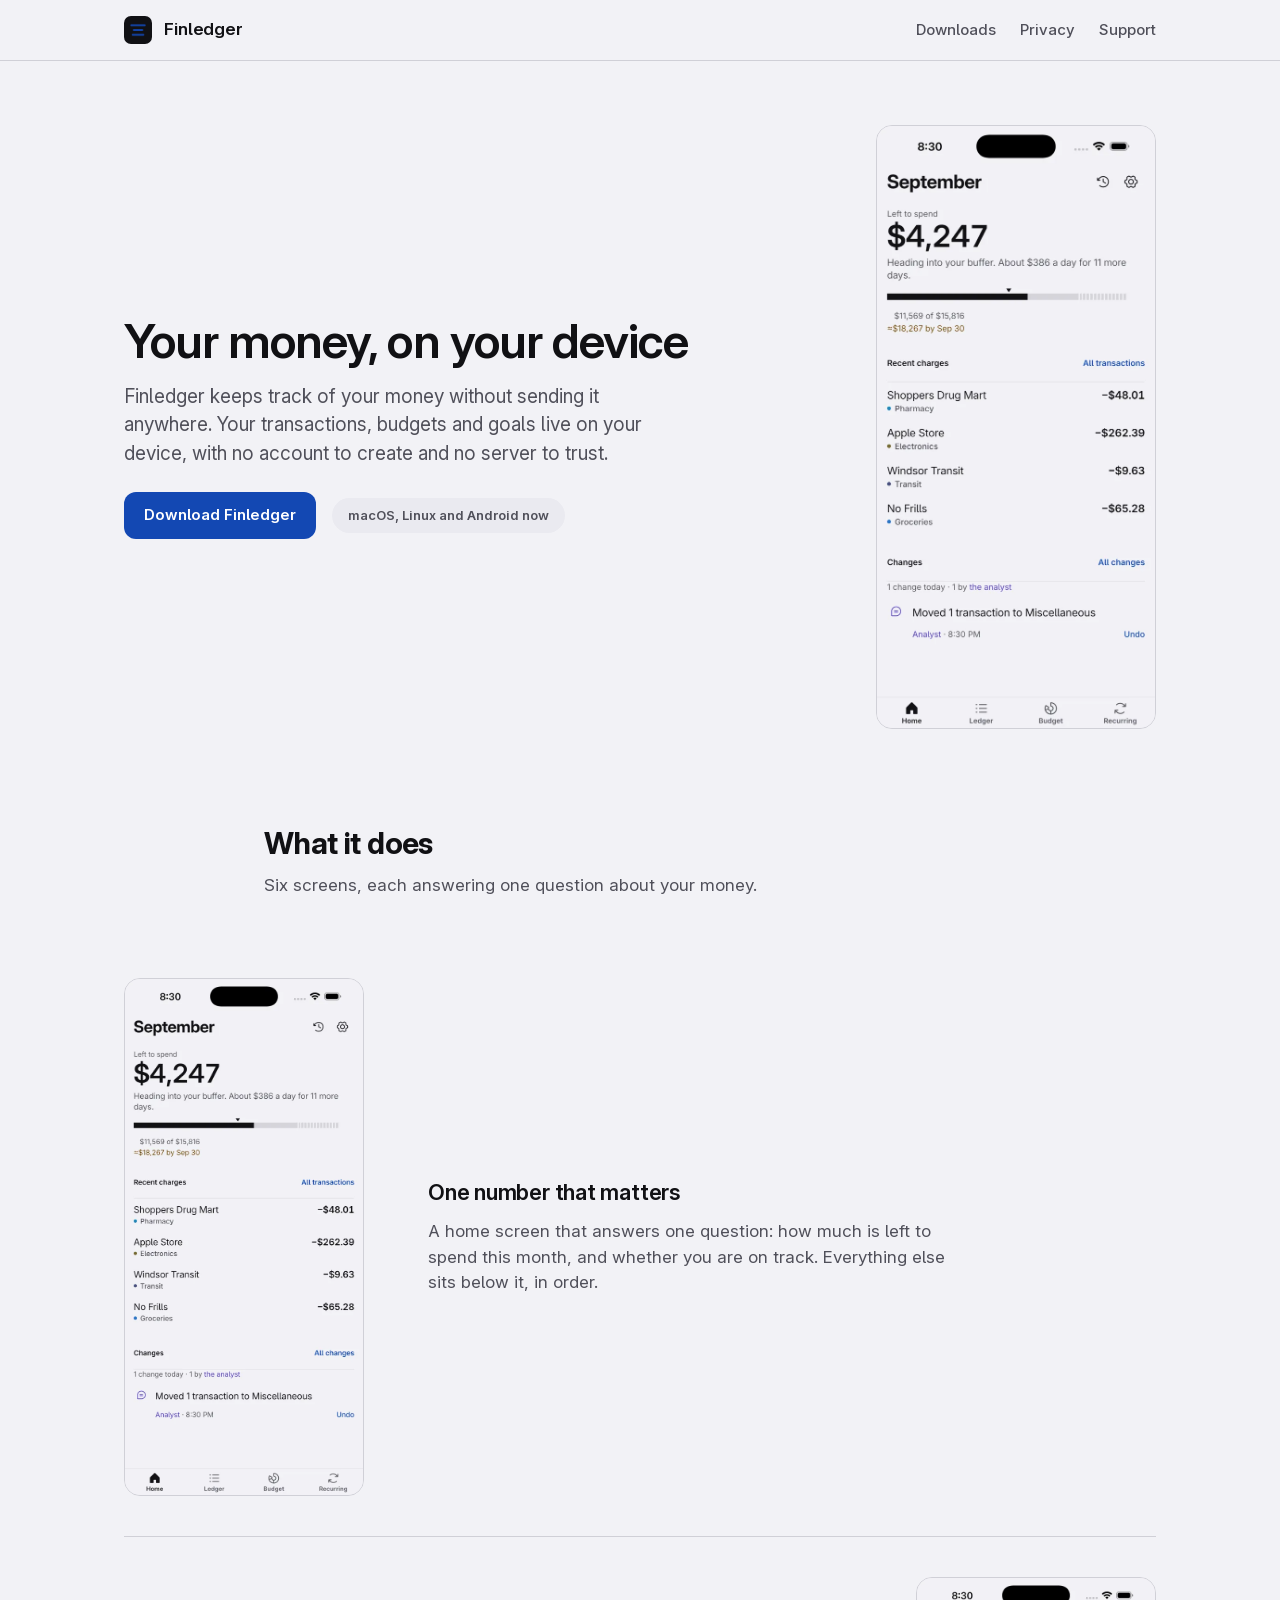
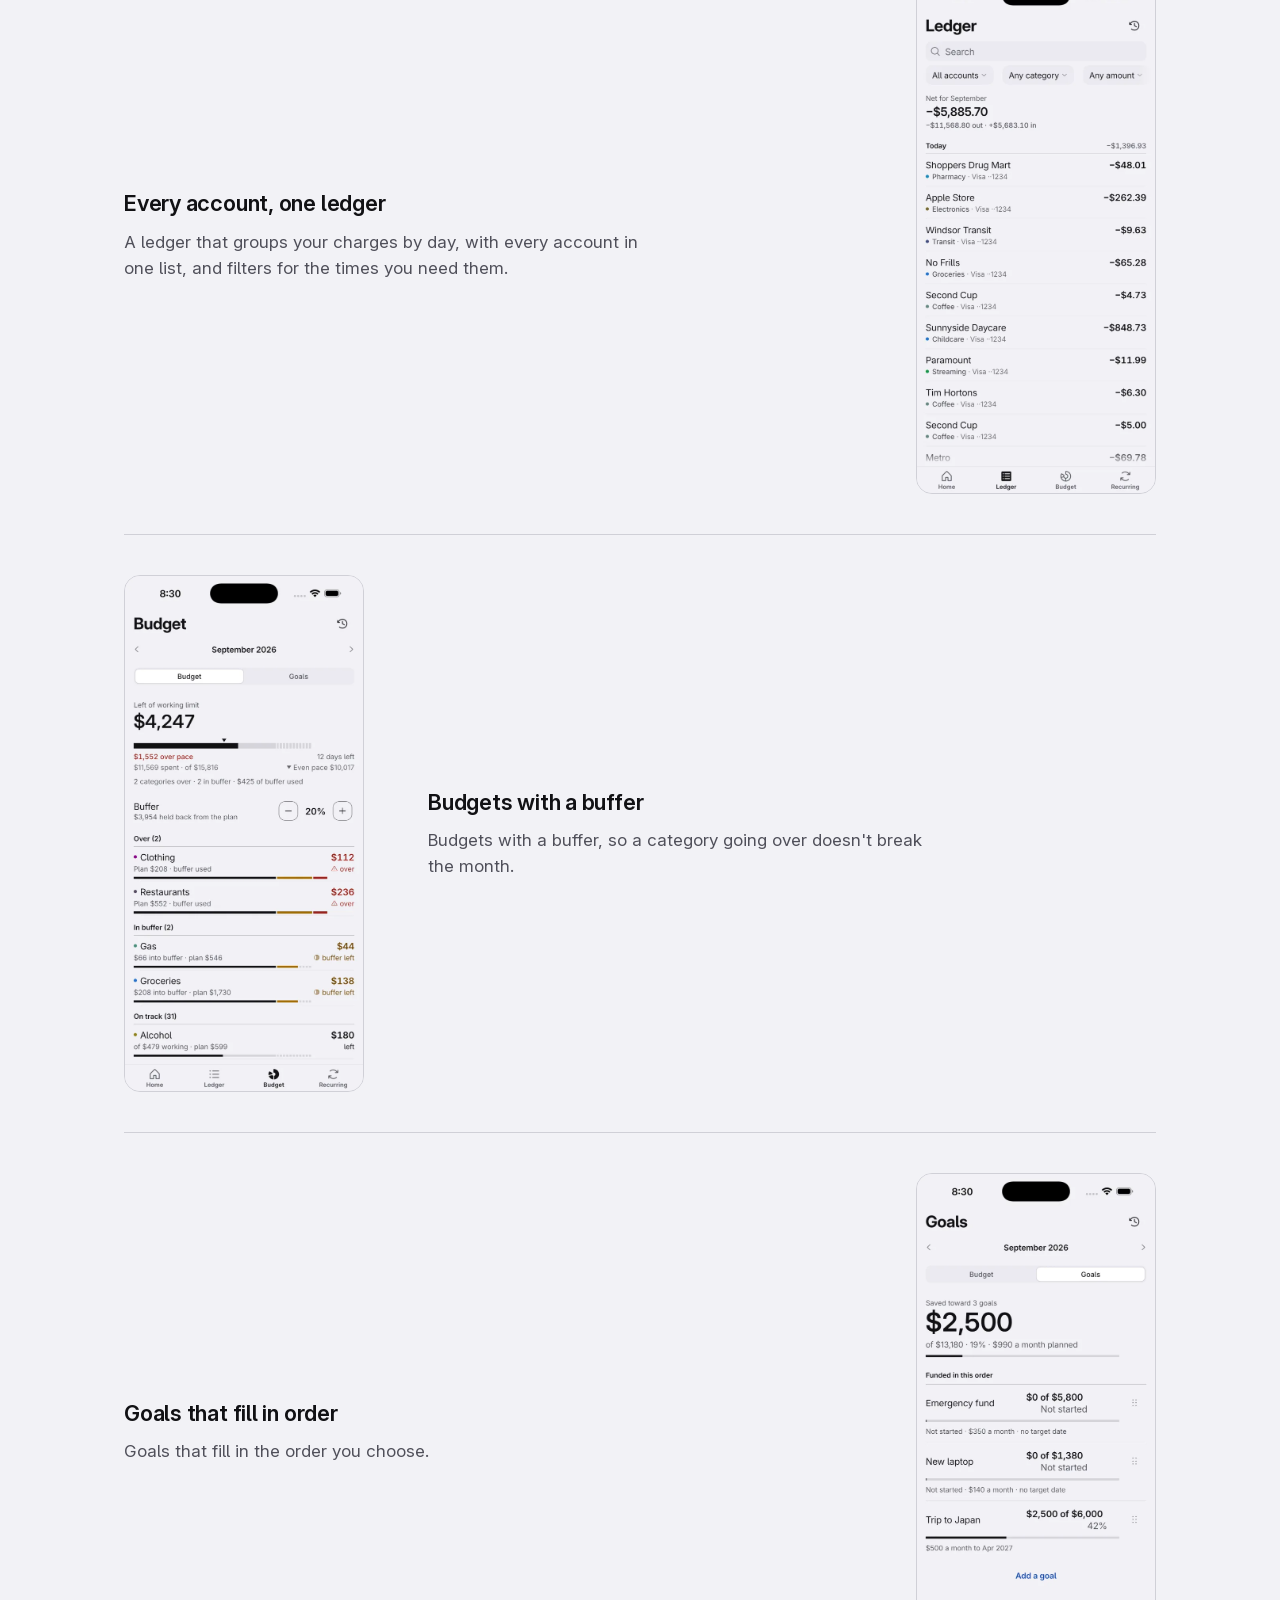
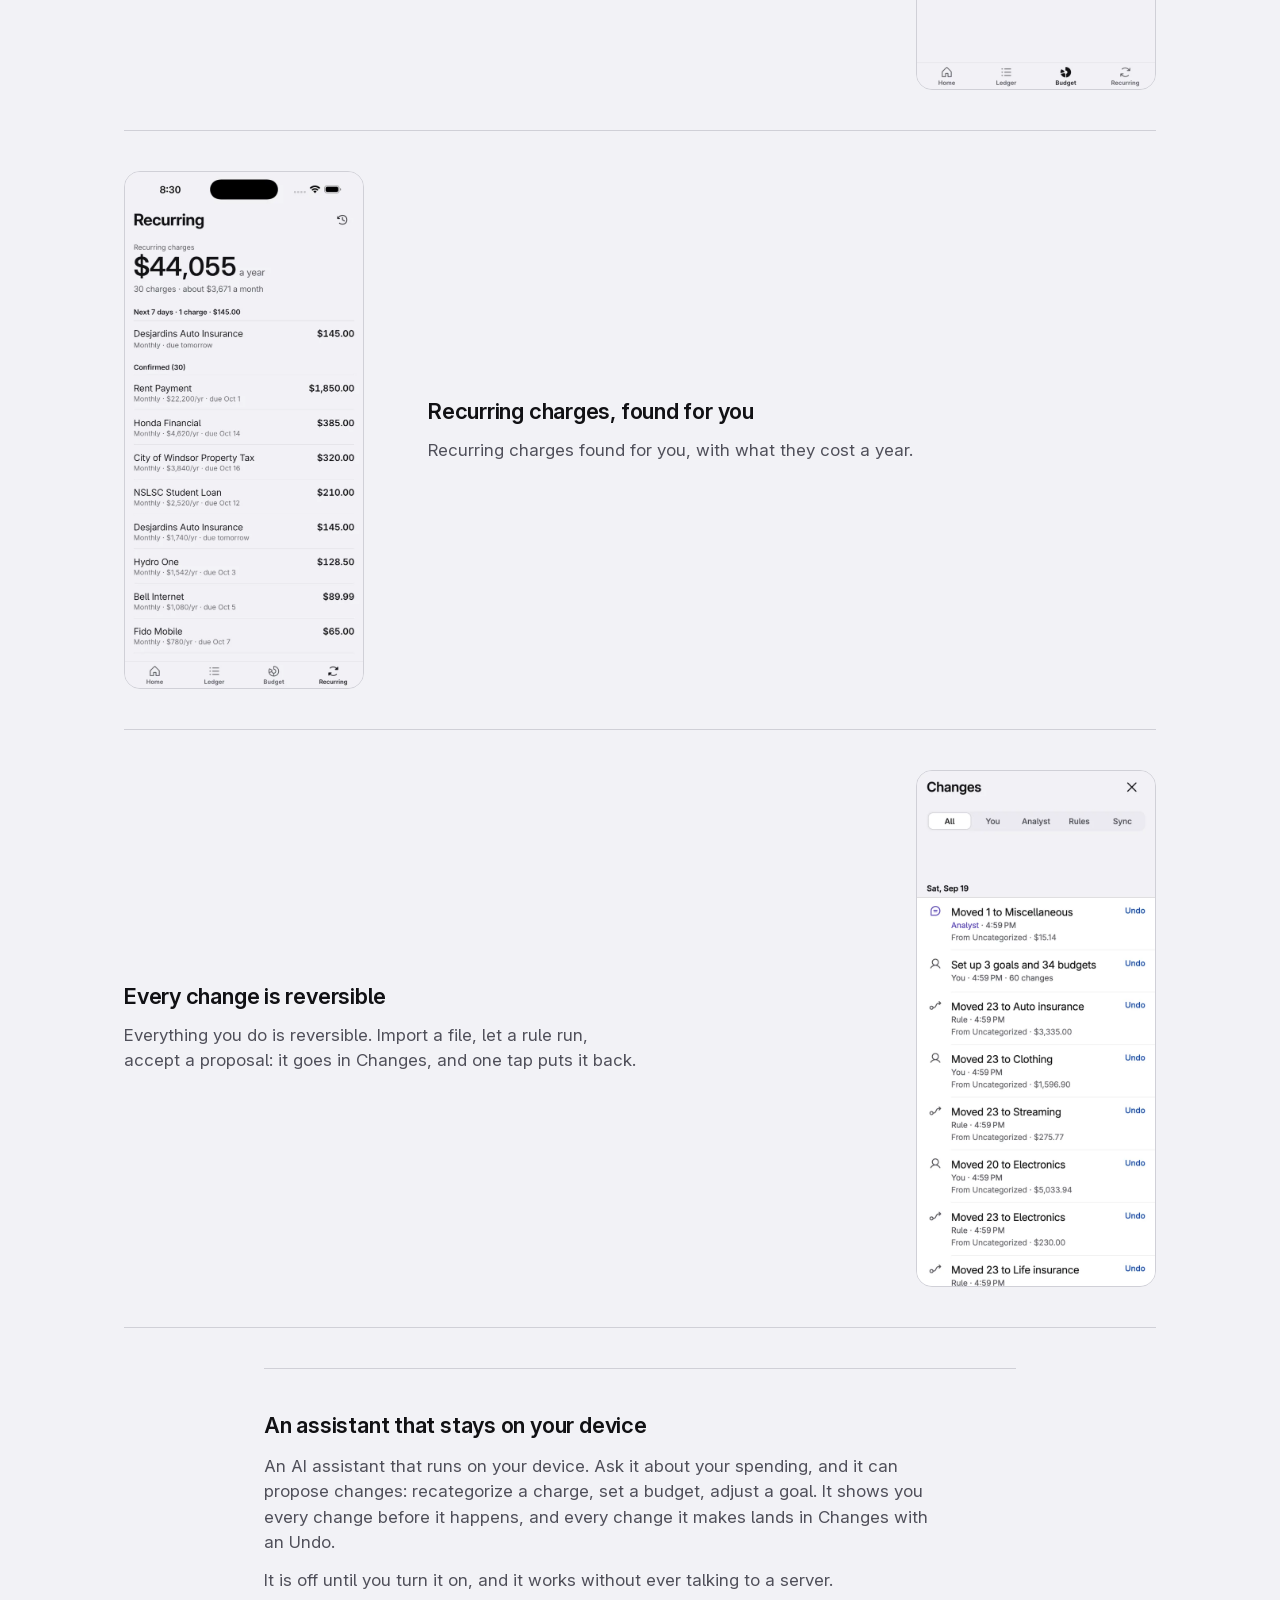
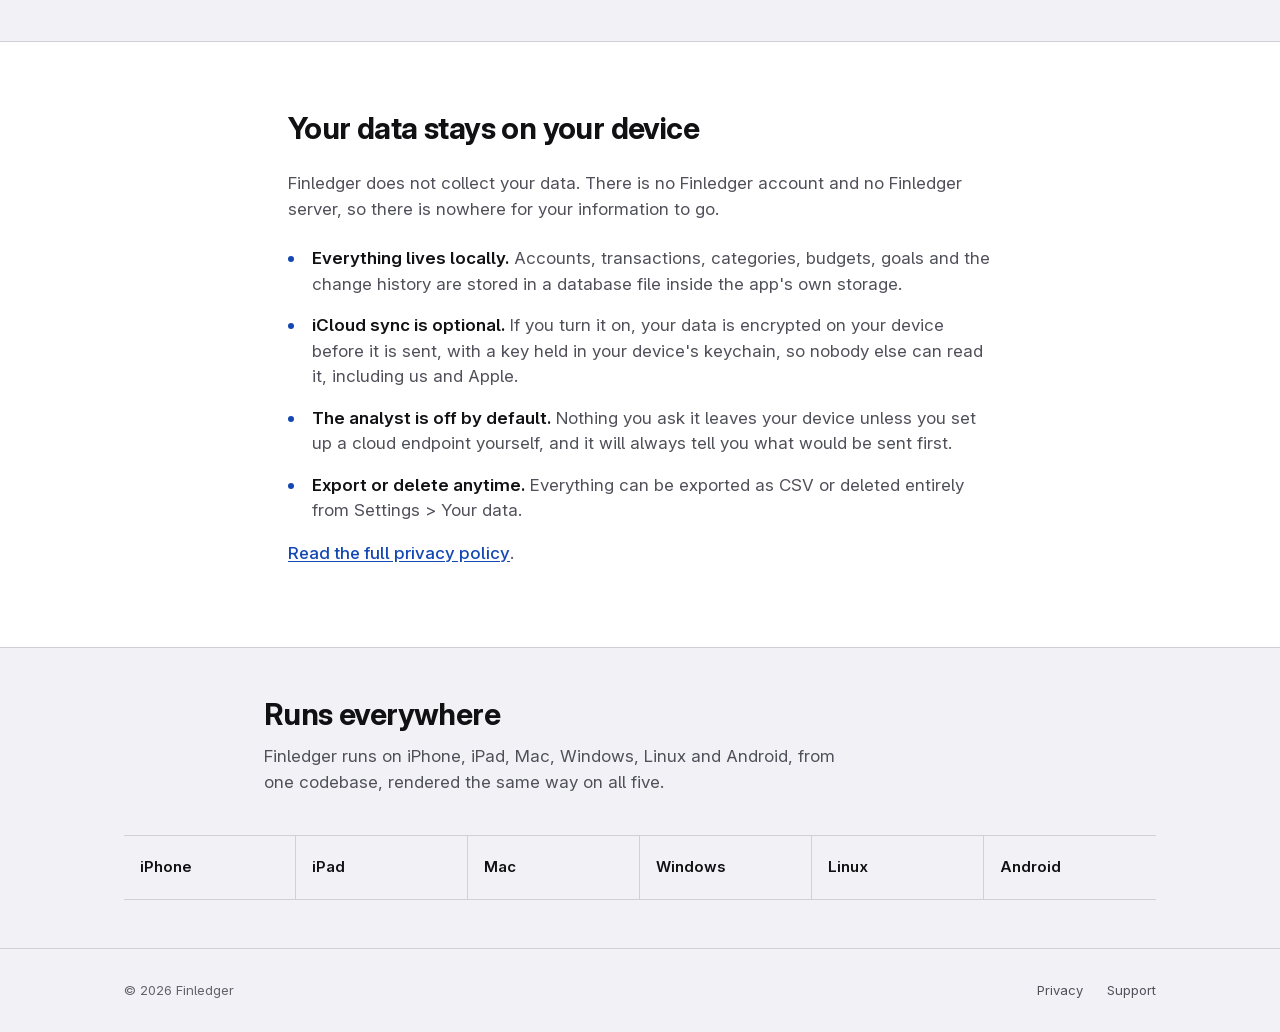
<file: index.html>
<!doctype html>
<html lang="en">
<head>
<meta charset="utf-8">
<meta name="viewport" content="width=device-width, initial-scale=1">
<title>Finledger Money | Your money, on your device</title>
<meta name="description" content="A private finance app. Your money stays on your device, with AI that runs there.">
<link rel="icon" type="image/png" sizes="32x32" href="icons/favicon-32.png">
<link rel="icon" type="image/png" sizes="16x16" href="icons/favicon-16.png">
<link rel="apple-touch-icon" sizes="180x180" href="icons/apple-touch-icon.png">
<link rel="stylesheet" href="css/style.css">
</head>
<body>
<a class="skip-link" href="#main">Skip to content</a>
<header class="site-header">
  <div class="site-header-inner">
    <a class="brand" href="index.html">
      <img src="icons/icon-512.png" width="28" height="28" alt="" loading="eager">
      <span class="brand-name">Finledger</span>
    </a>
    <nav class="site-nav" aria-label="Site">
      <a href="downloads.html">Downloads</a>
      <a href="privacy.html">Privacy</a>
      <a href="support.html">Support</a>
    </nav>
  </div>
</header>

<main id="main">
  <div class="hero">
    <div class="hero-copy">
      <h1>Your money, on your device</h1>
      <p class="lede">Finledger keeps track of your money without sending it anywhere. Your transactions, budgets and goals live on your device, with no account to create and no server to trust.</p>
      <p class="hero-actions">
        <a class="button" href="downloads.html">Download Finledger</a>
        <span class="badge">macOS, Linux and Android now</span>
      </p>
    </div>
    <div class="hero-media">
      <div class="frame">
        <img src="img/home-phone-light.webp" width="600" height="1298" alt="Finledger home screen showing how much is left to spend this month and whether spending is on track." loading="eager">
      </div>
    </div>
  </div>

  <section aria-labelledby="features-heading">
    <div class="section-head">
      <h2 id="features-heading">What it does</h2>
      <p>Six screens, each answering one question about your money.</p>
    </div>

    <div class="feature">
      <div class="feature-media">
        <div class="frame">
          <img src="img/home-phone-light.webp" width="600" height="1298" alt="Home screen with the month's remaining budget and pace shown as a single ruler." loading="lazy">
        </div>
      </div>
      <div class="feature-copy">
        <h3>One number that matters</h3>
        <p>A home screen that answers one question: how much is left to spend this month, and whether you are on track. Everything else sits below it, in order.</p>
      </div>
    </div>

    <div class="feature reverse">
      <div class="feature-media">
        <div class="frame">
          <img src="img/ledger-phone-light.webp" width="600" height="1298" alt="Ledger screen listing charges grouped by day across every account." loading="lazy">
        </div>
      </div>
      <div class="feature-copy">
        <h3>Every account, one ledger</h3>
        <p>A ledger that groups your charges by day, with every account in one list, and filters for the times you need them.</p>
      </div>
    </div>

    <div class="feature">
      <div class="feature-media">
        <div class="frame">
          <img src="img/budget-phone-light.webp" width="600" height="1298" alt="Budget screen with a category meter that includes a buffer zone before it reads as over." loading="lazy">
        </div>
      </div>
      <div class="feature-copy">
        <h3>Budgets with a buffer</h3>
        <p>Budgets with a buffer, so a category going over doesn't break the month.</p>
      </div>
    </div>

    <div class="feature reverse">
      <div class="feature-media">
        <div class="frame">
          <img src="img/goals-phone-light.webp" width="600" height="1298" alt="Goals screen showing savings goals filling in a chosen order." loading="lazy">
        </div>
      </div>
      <div class="feature-copy">
        <h3>Goals that fill in order</h3>
        <p>Goals that fill in the order you choose.</p>
      </div>
    </div>

    <div class="feature">
      <div class="feature-media">
        <div class="frame">
          <img src="img/recurring-phone-light.webp" width="600" height="1298" alt="Recurring screen listing subscriptions and repeating charges with their yearly cost." loading="lazy">
        </div>
      </div>
      <div class="feature-copy">
        <h3>Recurring charges, found for you</h3>
        <p>Recurring charges found for you, with what they cost a year.</p>
      </div>
    </div>

    <div class="feature reverse">
      <div class="feature-media">
        <div class="frame">
          <img src="img/changes-phone-light.webp" width="600" height="1298" alt="Changes screen listing a history of edits, each with an undo action." loading="lazy">
        </div>
      </div>
      <div class="feature-copy">
        <h3>Every change is reversible</h3>
        <p>Everything you do is reversible. Import a file, let a rule run, accept a proposal: it goes in Changes, and one tap puts it back.</p>
      </div>
    </div>

    <div class="analyst-note">
      <h3>An assistant that stays on your device</h3>
      <p>An AI assistant that runs on your device. Ask it about your spending, and it can propose changes: recategorize a charge, set a budget, adjust a goal. It shows you every change before it happens, and every change it makes lands in Changes with an Undo.</p>
      <p>It is off until you turn it on, and it works without ever talking to a server.</p>
    </div>
  </section>

  <div class="band">
    <div class="band-inner">
      <h2>Your data stays on your device</h2>
      <p>Finledger does not collect your data. There is no Finledger account and no Finledger server, so there is nowhere for your information to go.</p>
      <ul>
        <li><strong>Everything lives locally.</strong> Accounts, transactions, categories, budgets, goals and the change history are stored in a database file inside the app's own storage.</li>
        <li><strong>iCloud sync is optional.</strong> If you turn it on, your data is encrypted on your device before it is sent, with a key held in your device's keychain, so nobody else can read it, including us and Apple.</li>
        <li><strong>The analyst is off by default.</strong> Nothing you ask it leaves your device unless you set up a cloud endpoint yourself, and it will always tell you what would be sent first.</li>
        <li><strong>Export or delete anytime.</strong> Everything can be exported as CSV or deleted entirely from Settings &gt; Your data.</li>
      </ul>
      <p><a href="privacy.html">Read the full privacy policy</a>.</p>
    </div>
  </div>

  <section aria-labelledby="platforms-heading">
    <div class="section-head">
      <h2 id="platforms-heading">Runs everywhere</h2>
      <p>Finledger runs on iPhone, iPad, Mac, Windows, Linux and Android, from one codebase, rendered the same way on all five.</p>
    </div>
    <ul class="platform-list">
      <li>iPhone</li>
      <li>iPad</li>
      <li>Mac</li>
      <li>Windows</li>
      <li>Linux</li>
      <li>Android</li>
    </ul>
  </section>
</main>

<footer class="site-footer">
  <div class="site-footer-inner">
    <span>&copy; 2026 Finledger</span>
    <nav class="footer-links" aria-label="Legal">
      <a href="privacy.html">Privacy</a>
      <a href="support.html">Support</a>
    </nav>
  </div>
</footer>
</body>
</html>
</file>
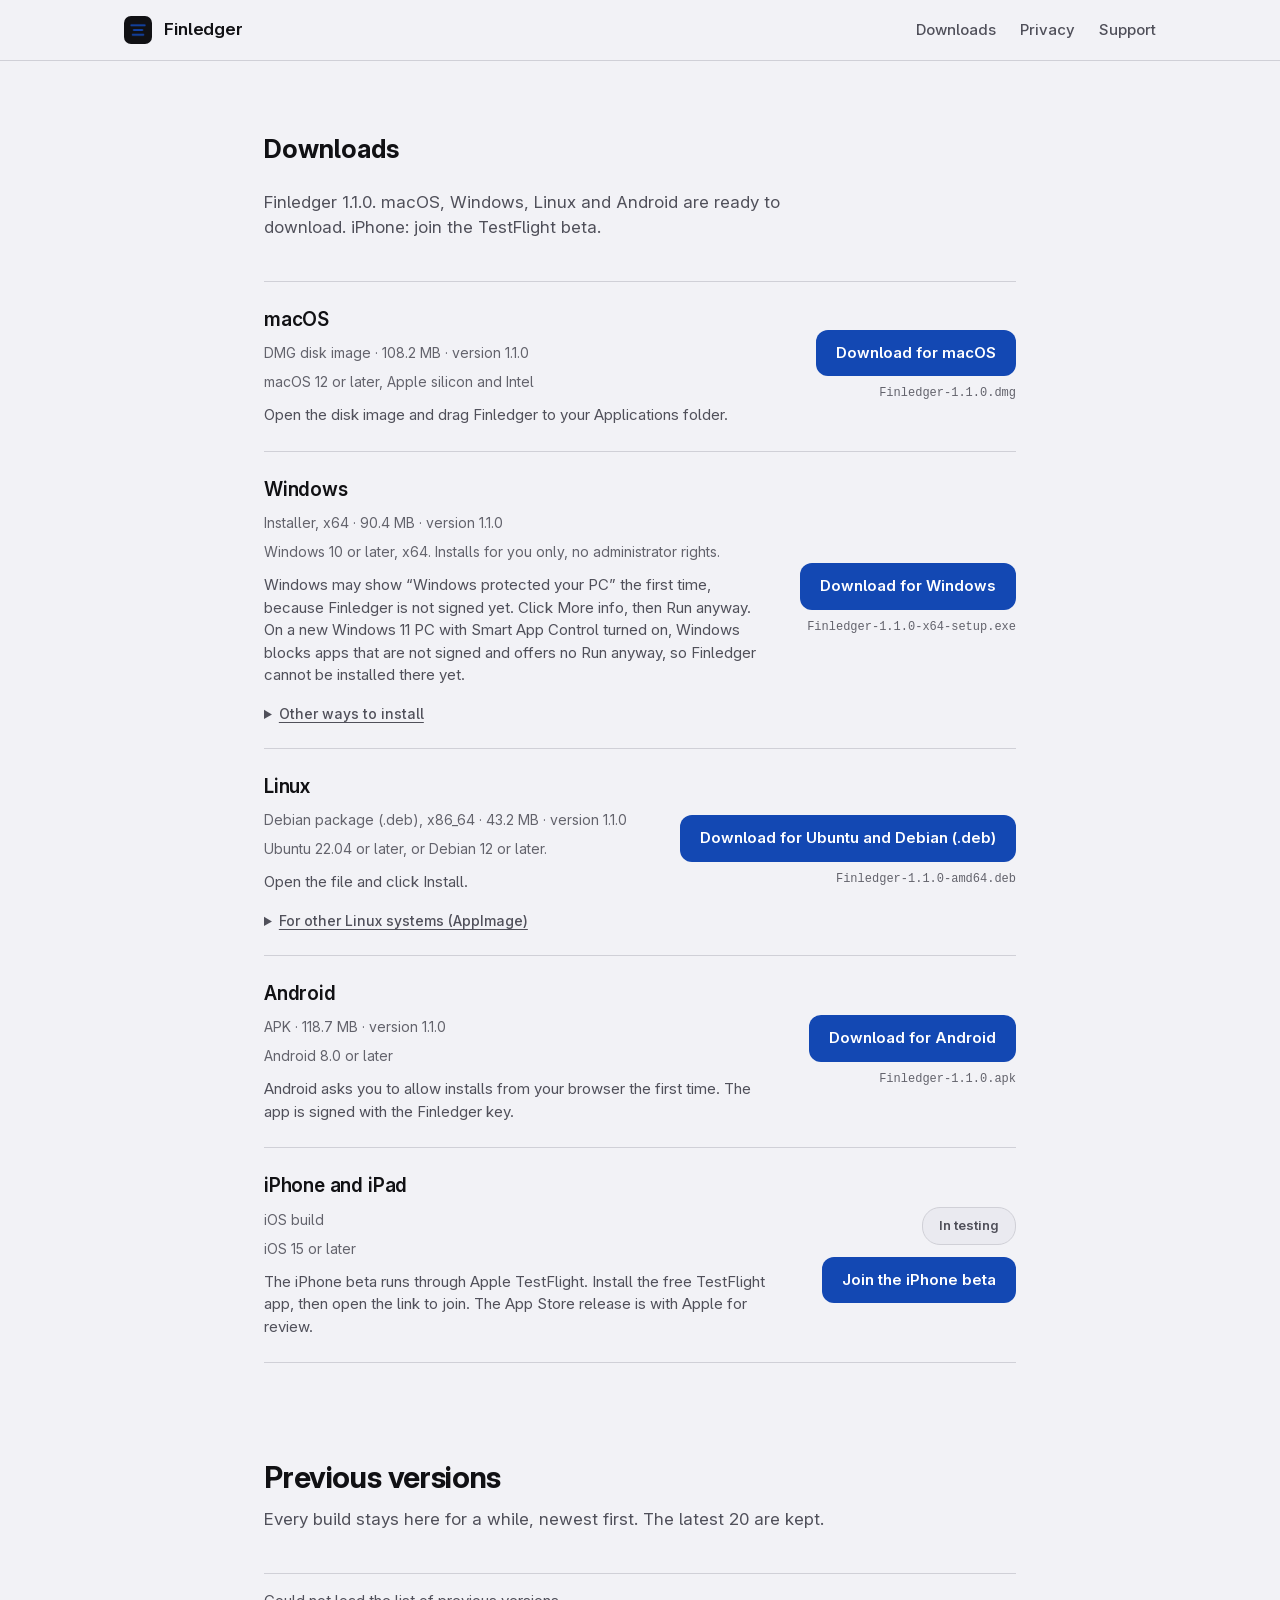
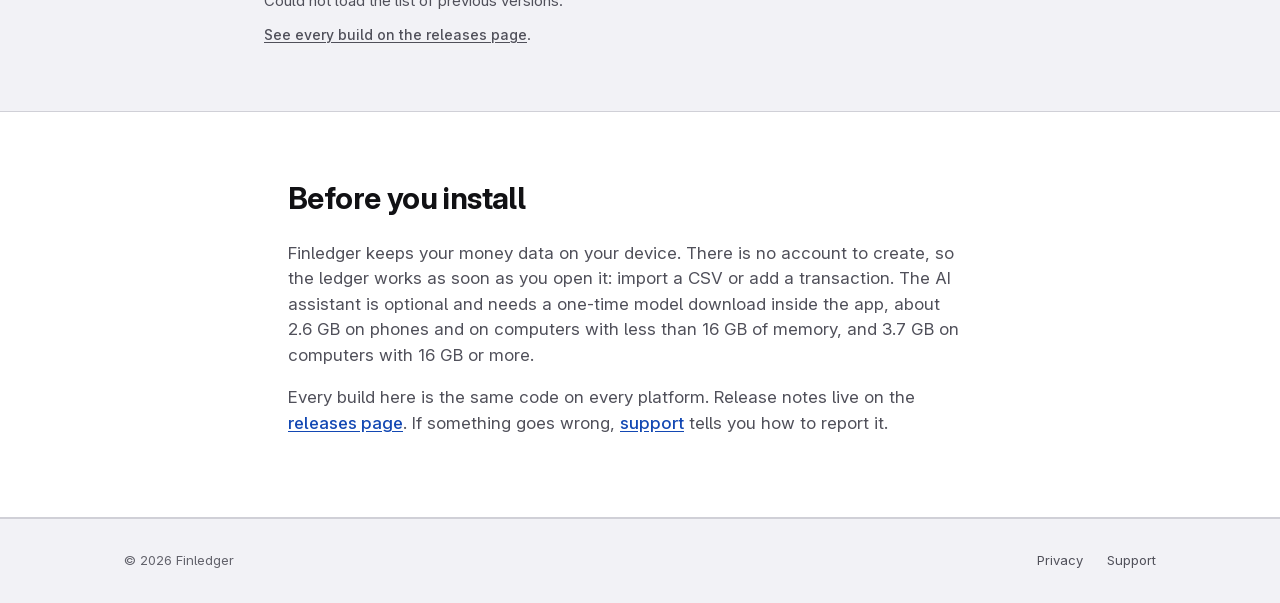
<file: downloads.html>
<!doctype html>
<html lang="en">
<head>
<meta charset="utf-8">
<meta name="viewport" content="width=device-width, initial-scale=1">
<title>Downloads | Finledger</title>
<meta name="description" content="Download Finledger 1.1.0 for macOS, Windows, Linux and Android. The Windows installer needs no administrator rights. iPhone has a public TestFlight beta.">
<link rel="icon" type="image/png" sizes="32x32" href="icons/favicon-32.png">
<link rel="icon" type="image/png" sizes="16x16" href="icons/favicon-16.png">
<link rel="apple-touch-icon" sizes="180x180" href="icons/apple-touch-icon.png">
<link rel="stylesheet" href="css/style.css">

<!-- ===================================================================== -->
<!-- RELEASE DATA. This is the only block to edit when you ship a release. -->
<!-- Bump "version", update each platform's "size", and set "state" to     -->
<!-- "ready" once an asset is actually uploaded and public.                -->
<!--                                                                       -->
<!-- state values:                                                         -->
<!--   ready       a real file exists. Renders a download button.          -->
<!--   advanced    a real file exists but most people cannot install it.   -->
<!--               Renders a caution label and a quiet link, never a       -->
<!--               primary button. Needs "caution" as well as "note".     -->
<!--   soon        built but not published yet. No link.                   -->
<!--   unavailable no build for this platform yet. No link.                -->
<!--   testing     in testing. No file. An optional "joinUrl" adds a       -->
<!--               public TestFlight link, shown as a button.              -->
<!--                                                                       -->
<!-- Optional "buttonText" on a platform: the words on its Download button  -->
<!-- (default "Download for <name>").                                       -->
<!-- Optional "other" on a platform: a collapsed "Other ways to install"    -->
<!-- note with its own file, steps, stepsAfter and stepsLink.              -->
<!--                                                                       -->
<!-- {v} in a file name is replaced with "version".                        -->
<!-- Steps to publish: workbench/RELEASE-DOWNLOADS.md                      -->
<!-- ===================================================================== -->
<script>
window.FINLEDGER_RELEASE = {
  version: "1.1.0",
  notesUrl: "https://github.com/aaron777collins/finledger-site/releases/tag/v1.1.0",
  assetBase: "https://github.com/aaron777collins/finledger-site/releases/download/v1.1.0/",
  platforms: [
    {
      name: "macOS",
      state: "ready",
      kind: "DMG disk image",
      requires: "macOS 12 or later, Apple silicon and Intel",
      size: "108.2 MB",
      file: "Finledger-{v}.dmg",
      note: "Open the disk image and drag Finledger to your Applications folder."
    },
    {
      name: "Windows",
      state: "ready",
      kind: "Installer, x64",
      requires: "Windows 10 or later, x64. Installs for you only, no administrator rights.",
      size: "90.4 MB",
      file: "Finledger-{v}-x64-setup.exe",
      note: "Windows may show \u201cWindows protected your PC\u201d the first time, because Finledger is not signed yet. Click More info, then Run anyway. On a new Windows 11 PC with Smart App Control turned on, Windows blocks apps that are not signed and offers no Run anyway, so Finledger cannot be installed there yet.",
      other: {
        title: "Other ways to install",
        text: "Already installed Finledger as the package (MSIX) version? Open Finledger and use Settings, About, Check for updates. You can also install the package by hand: it needs one PowerShell line using msixrun, which trusts the Finledger publisher once and asks for administrator permission.",
        file: "Finledger-{v}-x64.msix",
        size: "146.3 MB",
        stepsTitle: "Install the package with msixrun",
        steps: [
          { text: "Open PowerShell: click Start, type PowerShell, and open Windows PowerShell. Do not use Command Prompt, because this command does not work there. Paste this one line. It fetches msixrun, and msixrun downloads Finledger, installs it and opens it:", code: "& ([scriptblock]::Create((irm https://raw.githubusercontent.com/aaron777collins/msixrun/main/msixrun.ps1))) {url}" },
          { text: "You may first see a red message saying the publisher is not trusted. That is expected: msixrun then shows the publisher CN=Finledger and its thumbprint and asks to trust it. Check that the thumbprint it shows is 9586F968547EC2CD26E89A32A165315D2D31E04A, then type y and press Enter. Then Windows shows one permission prompt. Approve it, and Finledger installs and opens." },
          { text: "Prefer to download the files first? Save the package with the link above, and save the installer script into the same folder (right-click the link, then choose Save link as):", link: { href: "https://raw.githubusercontent.com/aaron777collins/msixrun/main/msixrun.ps1", text: "msixrun.ps1" } },
          { text: "Open PowerShell in that folder and run this. It allows the script for this one run only and changes no setting:", code: "powershell -ExecutionPolicy Bypass -File .\\msixrun.ps1 Finledger-{v}-x64.msix" }
        ],
        stepsAfter: "msixrun is a small open-source installer for MSIX packages, written by the author of Finledger. It trusts only the publisher you are shown, on this PC only, and you can undo it in certlm.msc under Trusted People. If you later run the installer above, it moves your data across and removes the package version for you.",
        stepsLink: { href: "https://github.com/aaron777collins/msixrun", text: "msixrun on GitHub" }
      }
    },
    {
      name: "Linux",
      state: "ready",
      kind: "Debian package (.deb), x86_64",
      requires: "Ubuntu 22.04 or later, or Debian 12 or later.",
      // Sizes are set at release, from the files that were really published
      // (workbench/RELEASE-DOWNLOADS.md). Without a size the line is simply left out.
      size: "43.2 MB",
      file: "Finledger-{v}-amd64.deb",
      buttonText: "Download for Ubuntu and Debian (.deb)",
      note: "Open the file and click Install.",
      other: {
        title: "For other Linux systems (AppImage)",
        text: "For Fedora, Arch, openSUSE and other systems. The AppImage is one file with nothing to install.",
        file: "Finledger-{v}-x86_64.AppImage",
        size: "59.3 MB",
        stepsTitle: "Open the AppImage without a terminal",
        steps: [
          { text: "Download the file, then open your file manager and go to the folder it was saved in (usually Downloads)." },
          { text: "Right-click the Finledger AppImage file and choose Properties." },
          { text: "Open the Permissions tab and turn on \u201cAllow executing file as program\u201d. On some desktops this switch is called \u201cExecutable as program\u201d or \u201cIs executable\u201d." },
          { text: "Close the window, then double-click the file. Finledger opens." },
          { text: "The first time it opens, Finledger asks if it may add itself to your app menu. Choose Add if you want to start it from the menu next time." },
          { text: "Prefer a terminal? This does the same as steps 2 and 3, and then starts it. Run it in the folder that holds the file:", code: "chmod +x Finledger-{v}-x86_64.AppImage && ./Finledger-{v}-x86_64.AppImage" }
        ],
        stepsAfter: "Minimal systems need fuse3 (fusermount3) for the AppImage to open. If nothing happens when you double-click, your system may not let AppImages start the usual way. In a terminal, run ./Finledger-{v}-x86_64.AppImage --appimage-extract-and-run instead. It unpacks the app into a temporary folder and starts it."
      }
    },
    {
      name: "Android",
      state: "ready",
      kind: "APK",
      requires: "Android 8.0 or later",
      size: "118.7 MB",
      file: "Finledger-{v}.apk",
      note: "Android asks you to allow installs from your browser the first time. The app is signed with the Finledger key."
    },
    {
      name: "iPhone and iPad",
      state: "testing",
      kind: "iOS build",
      requires: "iOS 15 or later",
      status: "In testing",
      joinUrl: "https://testflight.apple.com/join/qCmtX2Mu",
      joinText: "Join the iPhone beta",
      note: "The iPhone beta runs through Apple TestFlight. Install the free TestFlight app, then open the link to join. The App Store release is with Apple for review."
    }
  ]
};
</script>
</head>
<body>
<a class="skip-link" href="#main">Skip to content</a>
<header class="site-header">
  <div class="site-header-inner">
    <a class="brand" href="index.html">
      <img src="icons/icon-512.png" width="28" height="28" alt="" loading="eager">
      <span class="brand-name">Finledger</span>
    </a>
    <nav class="site-nav" aria-label="Site">
      <a href="downloads.html">Downloads</a>
      <a href="privacy.html">Privacy</a>
      <a href="support.html">Support</a>
    </nav>
  </div>
</header>

<main id="main">
  <section aria-labelledby="downloads-heading">
    <div class="section-head">
      <h1 id="downloads-heading">Downloads</h1>
      <p id="release-line">Finledger 1.1.0.</p>
    </div>

    <div class="download-list" id="download-list">
      <noscript>
        <p class="download-note">This list is built in your browser. With JavaScript off, get the files straight from the <a href="https://github.com/aaron777collins/finledger-site/releases/tag/v1.1.0">Finledger 1.1.0 release page</a>: <code>Finledger-1.1.0.dmg</code> for macOS, <code>Finledger-1.1.0-amd64.deb</code> for Ubuntu and Debian, <code>Finledger-1.1.0-x86_64.AppImage</code> for other Linux systems and <code>Finledger-1.1.0.apk</code> for Android. <code>Finledger-1.1.0-x64-setup.exe</code> is the installer for Windows. Windows may show &ldquo;Windows protected your PC&rdquo; the first time, because Finledger is not signed yet: click More info, then Run anyway. On a new Windows 11 PC with Smart App Control turned on, Windows blocks it and offers no Run anyway. The package version, <code>Finledger-1.1.0-x64.msix</code>, is also there; it installs with <a href="https://github.com/aaron777collins/msixrun">msixrun</a>. iPhone: join the TestFlight beta at <a href="https://testflight.apple.com/join/qCmtX2Mu">testflight.apple.com/join/qCmtX2Mu</a>.</p>
      </noscript>
    </div>
  </section>

  <section aria-labelledby="previous-heading" id="previous-versions">
    <div class="section-head">
      <h2 id="previous-heading">Previous versions</h2>
      <p>Every build stays here for a while, newest first. The latest 20 are kept.</p>
    </div>
    <div class="build-list" id="build-list" aria-live="polite">
      <p class="download-note" id="build-status" role="status">Loading previous versions.</p>
      <noscript>
        <p class="download-note">This list is built in your browser. With JavaScript off, see every build on the <a href="https://github.com/aaron777collins/finledger-site/releases">Finledger releases page</a>.</p>
      </noscript>
    </div>
  </section>

  <div class="band">
    <div class="band-inner">
      <h2>Before you install</h2>
      <p>Finledger keeps your money data on your device. There is no account to create, so the ledger works as soon as you open it: import a CSV or add a transaction. The AI assistant is optional and needs a one-time model download inside the app, about 2.6 GB on phones and on computers with less than 16 GB of memory, and 3.7 GB on computers with 16 GB or more.</p>
      <p>Every build here is the same code on every platform. Release notes live on the <a href="https://github.com/aaron777collins/finledger-site/releases" id="all-releases-link">releases page</a>. If something goes wrong, <a href="support.html">support</a> tells you how to report it.</p>
    </div>
  </div>
</main>

<footer class="site-footer">
  <div class="site-footer-inner">
    <span>&copy; 2026 Finledger</span>
    <nav class="footer-links" aria-label="Legal">
      <a href="privacy.html">Privacy</a>
      <a href="support.html">Support</a>
    </nav>
  </div>
</footer>

<script>
(function () {
  var data = window.FINLEDGER_RELEASE;
  var list = document.getElementById('download-list');
  if (!data || !list) { return; }

  var line = document.getElementById('release-line');
  if (line) {
    line.textContent = 'Finledger ' + data.version +
      '. macOS, Windows, Linux and Android are ready to download. ' +
      'iPhone: join the TestFlight beta.';
  }

  function el(tag, cls, text) {
    var node = document.createElement(tag);
    if (cls) { node.className = cls; }
    if (text) { node.textContent = text; }
    return node;
  }

  // The numbered install steps for a platform, or for its "other" block. {v} and {url}
  // are filled in; {url} is the download address of the file the block belongs to.
  function renderSteps(spec, owner) {
    var box = el('div', 'install-steps');
    box.appendChild(el('h4', null, spec.stepsTitle || 'How to install'));
    var ol = el('ol', 'install-steps-list');
    var fileUrl = data.assetBase + (spec.file || owner.file).replace('{v}', data.version);
    spec.steps.forEach(function (st) {
      var li = el('li', null, null);
      li.appendChild(el('span', null, st.text + (st.link ? ' ' : '')));
      if (st.link) {
        var sl = el('a', 'link-quiet', st.link.text);
        sl.setAttribute('href', st.link.href);
        li.appendChild(sl);
      }
      if (st.code) {
        var pre = el('pre', 'code-block');
        pre.appendChild(el('code', null, st.code.replace(/\{v\}/g, data.version).replace(/\{url\}/g, fileUrl)));
        li.appendChild(pre);
      }
      ol.appendChild(li);
    });
    box.appendChild(ol);
    if (spec.stepsAfter) { box.appendChild(el('p', 'download-meta', spec.stepsAfter.replace(/\{v\}/g, data.version))); }
    if (spec.stepsLink) {
      var ml = el('a', 'link-quiet', spec.stepsLink.text);
      ml.setAttribute('href', spec.stepsLink.href);
      box.appendChild(ml);
    }
    return box;
  }

  // "Other ways to install": collapsed, so the one Download button stays the obvious choice.
  function renderOther(p) {
    var o = p.other;
    var details = el('details', 'install-other');
    details.appendChild(el('summary', null, o.title || 'Other ways to install'));
    if (o.text) { details.appendChild(el('p', 'download-note', o.text)); }
    if (o.file) {
      var otherName = o.file.replace('{v}', data.version);
      var link = el('a', 'link-quiet', 'Download ' + otherName + (o.size ? ' (' + o.size + ')' : ''));
      link.setAttribute('href', data.assetBase + otherName);
      link.setAttribute('data-platform', p.name + ' package');
      details.appendChild(link);
    }
    if (o.steps && o.steps.length) { details.appendChild(renderSteps(o, p)); }
    return details;
  }

  data.platforms.forEach(function (p) {
    var hasFile = (p.state === 'ready' || p.state === 'advanced') && !!p.file;
    var row = el('div', 'download-row');

    var main = el('div', 'download-row-main');
    main.appendChild(el('h3', null, p.name));

    var facts = [p.kind];
    if (hasFile) {
      if (p.size) { facts.push(p.size); }
      facts.push('version ' + data.version);
    }
    main.appendChild(el('p', 'download-meta', facts.join('  ·  ')));

    if (p.requires) {
      main.appendChild(el('p', 'download-meta', p.requires));
    }
    if (p.note) {
      var noteCls = p.state === 'advanced' ? 'download-note download-note-caution' : 'download-note';
      main.appendChild(el('p', noteCls, p.note));
    }
    if (p.steps && p.steps.length) {
      main.appendChild(renderSteps(p, p));
    }
    if (p.other) {
      main.appendChild(renderOther(p));
    }
    row.appendChild(main);

    var action = el('div', 'download-action');
    if (hasFile) {
      var fileName = p.file.replace('{v}', data.version);
      var href = data.assetBase + fileName;
      var a;
      if (p.state === 'advanced') {
        action.appendChild(el('span', 'download-status status-advanced', p.caution || 'One extra step'));
        a = el('a', 'link-quiet', 'Download Windows package');
        a.setAttribute('aria-label', 'Download ' + fileName + ' for ' + p.name + '. ' +
          (p.caution || 'One extra step') + '.');
      } else {
        a = el('a', 'button', p.buttonText || ('Download for ' + p.name));
      }
      a.setAttribute('href', href);
      a.setAttribute('data-platform', p.name);
      action.appendChild(a);
      action.appendChild(el('p', 'download-meta download-filename', fileName));
    } else {
      action.appendChild(el('span', 'download-status status-' + p.state, p.status || 'Not yet available'));
      if (p.joinUrl) {
        var j = el('a', 'button', p.joinText || 'Join the beta');
        j.setAttribute('href', p.joinUrl);
        j.setAttribute('data-platform', p.name);
        j.style.marginTop = '12px';
        action.appendChild(j);
      }
    }
    row.appendChild(action);

    list.appendChild(row);
  });

  // ---- Previous versions: per-build releases, read from the public GitHub API.
  var RELEASES_URL = 'https://github.com/aaron777collins/finledger-site/releases';
  var API_URL = 'https://api.github.com/repos/aaron777collins/finledger-site/releases?per_page=100';
  var buildList = document.getElementById('build-list');
  var buildStatus = document.getElementById('build-status');

  function sizeText(bytes) {
    return (Math.round(bytes / 100000) / 10).toFixed(1) + ' MB';
  }

  function showBuildError() {
    if (!buildStatus) { return; }
    buildStatus.textContent = 'Could not load the list of previous versions. ';
    var a = el('a', 'link-quiet', 'See every build on the releases page');
    a.setAttribute('href', RELEASES_URL);
    buildStatus.appendChild(a);
    buildStatus.appendChild(document.createTextNode('.'));
  }

  function renderBuilds(releases) {
    var rx = /^v(\d+\.\d+\.\d+)\+(\d+)$/;
    var rows = [];
    releases.forEach(function (r) {
      var m = rx.exec(r.tag_name || '');
      if (!m || r.draft || r.prerelease) { return; }
      rows.push({ rel: r, version: m[1], build: parseInt(m[2], 10), buildText: m[2] });
    });
    rows.sort(function (a, b) { return b.build - a.build; });
    if (!rows.length) {
      buildStatus.textContent = 'No previous versions yet. The newest build is in the list above.';
      return;
    }
    buildStatus.parentNode.removeChild(buildStatus);
    rows.forEach(function (row) {
      var item = el('div', 'build-row');
      var head = el('div', 'build-row-head');
      head.appendChild(el('h3', null, 'Version ' + row.version + ', build ' + row.buildText));
      var when = row.rel.published_at ? new Date(row.rel.published_at) : null;
      if (when && !isNaN(when.getTime())) {
        var t = el('time', 'download-meta', when.toISOString().slice(0, 10));
        t.setAttribute('datetime', when.toISOString());
        head.appendChild(t);
      }
      item.appendChild(head);
      var files = el('ul', 'build-files');
      (row.rel.assets || []).forEach(function (a) {
        if (!/\.(dmg|apk|AppImage|deb|msix|exe)$/.test(a.name)) { return; }
        var li = el('li', null, null);
        var link = el('a', 'link-quiet', a.name);
        link.setAttribute('href', a.browser_download_url);
        li.appendChild(link);
        li.appendChild(el('span', 'download-meta', ' ' + sizeText(a.size)));
        files.appendChild(li);
      });
      item.appendChild(files);
      var rl = el('a', 'link-quiet', 'Release page');
      rl.setAttribute('href', row.rel.html_url);
      item.appendChild(rl);
      buildList.appendChild(item);
    });
  }

  if (buildList && buildStatus && window.fetch) {
    fetch(API_URL, { headers: { 'Accept': 'application/vnd.github+json' } })
      .then(function (res) {
        if (!res.ok) { throw new Error('HTTP ' + res.status); }
        return res.json();
      })
      .then(renderBuilds)
      .catch(showBuildError);
  } else if (buildStatus) {
    showBuildError();
  }

  var all = document.getElementById('all-releases-link');
  if (all && data.notesUrl) { all.setAttribute('href', data.notesUrl); }
})();
</script>
</body>
</html>
</file>
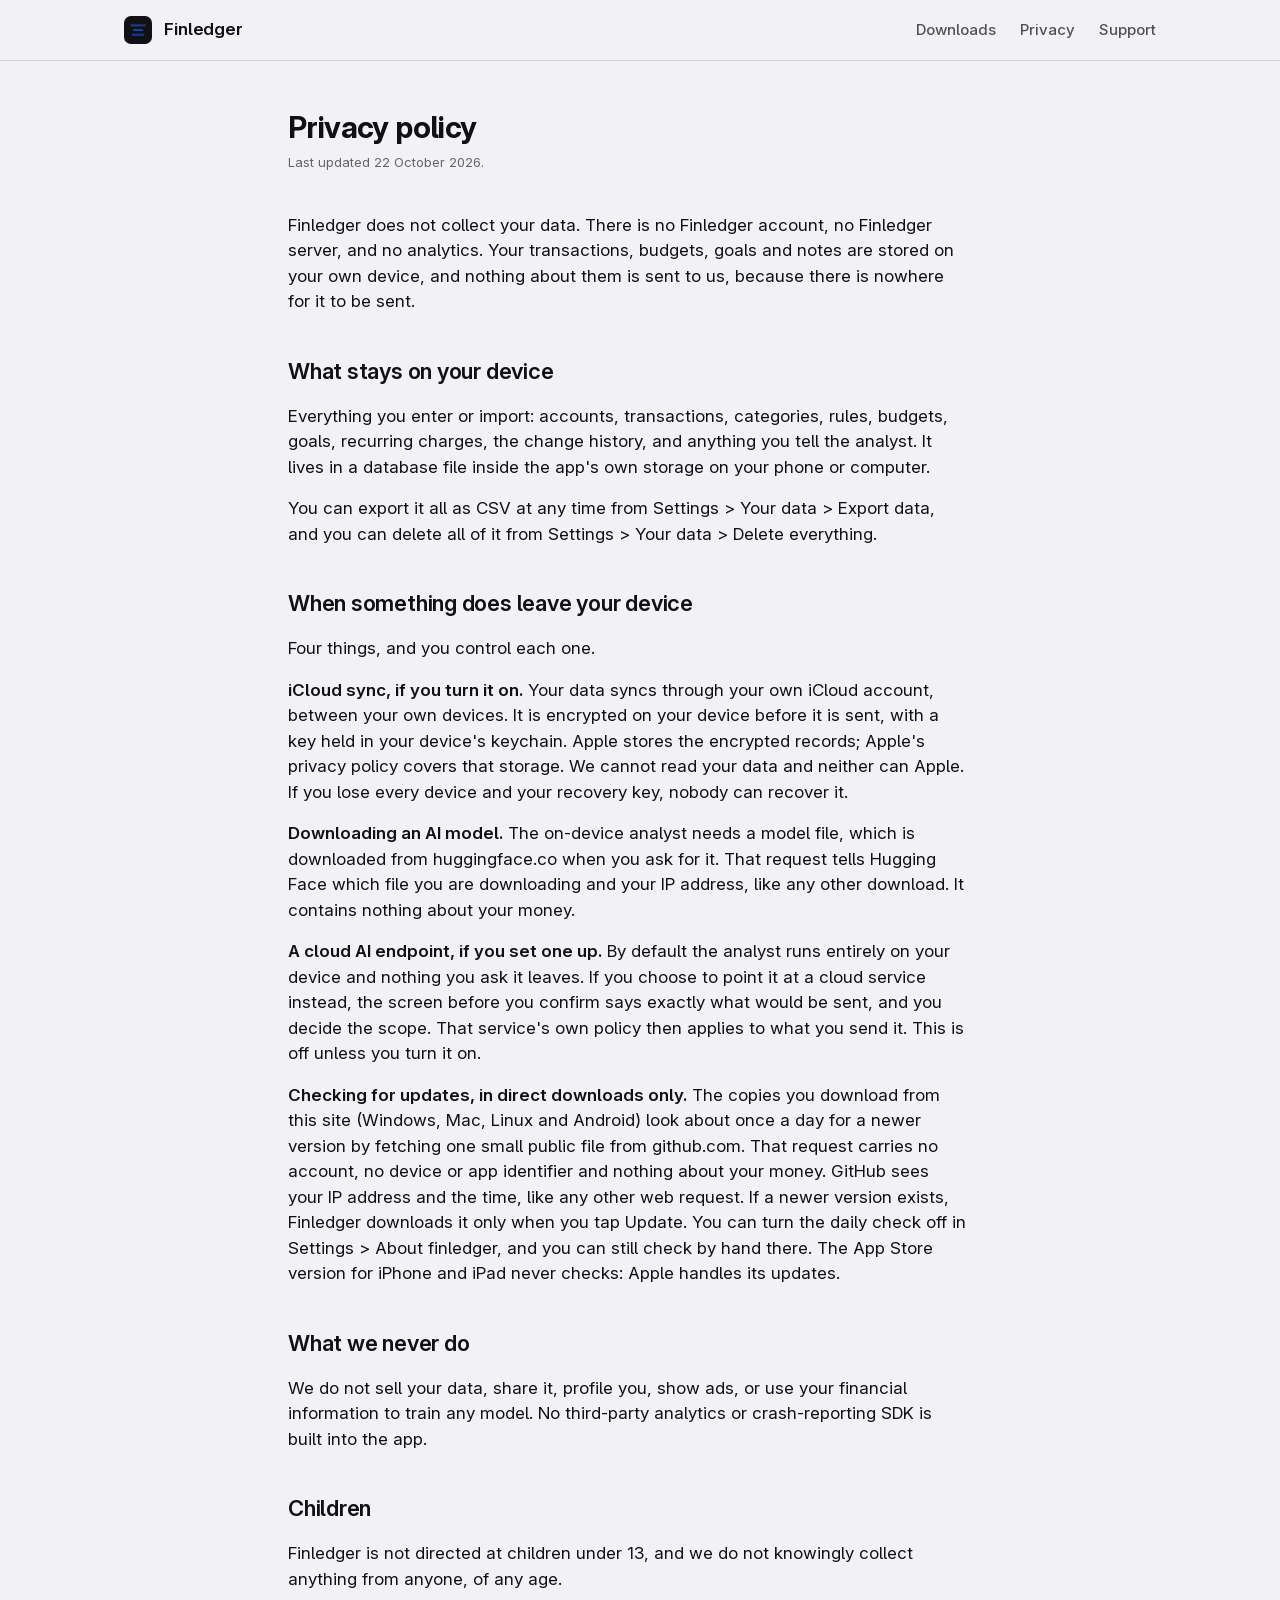
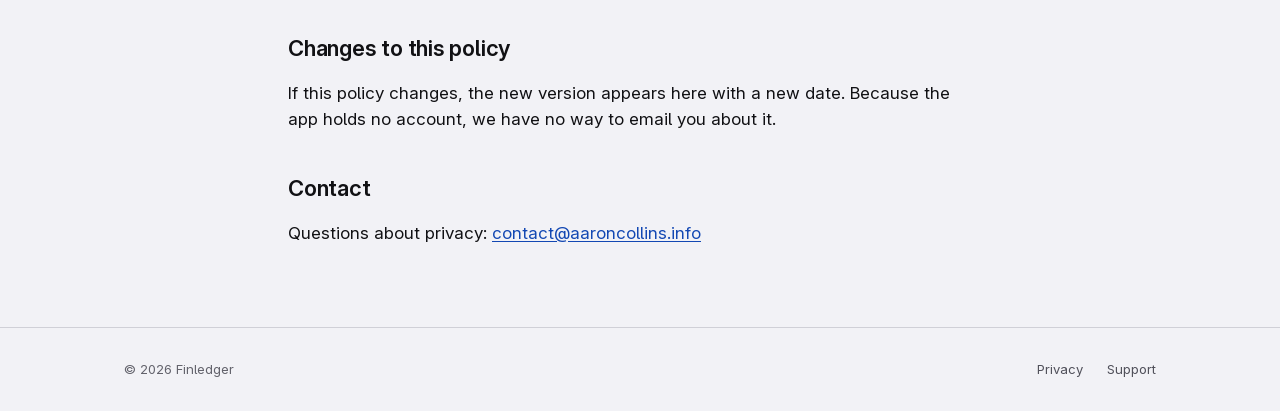
<file: privacy.html>
<!doctype html>
<html lang="en">
<head>
<meta charset="utf-8">
<meta name="viewport" content="width=device-width, initial-scale=1">
<title>Privacy policy | Finledger</title>
<meta name="description" content="Finledger's privacy policy: what stays on your device, what leaves it, and why.">
<link rel="icon" type="image/png" sizes="32x32" href="icons/favicon-32.png">
<link rel="icon" type="image/png" sizes="16x16" href="icons/favicon-16.png">
<link rel="apple-touch-icon" sizes="180x180" href="icons/apple-touch-icon.png">
<link rel="stylesheet" href="css/style.css">
</head>
<body>
<a class="skip-link" href="#main">Skip to content</a>
<header class="site-header">
  <div class="site-header-inner">
    <a class="brand" href="index.html">
      <img src="icons/icon-512.png" width="28" height="28" alt="" loading="eager">
      <span class="brand-name">Finledger</span>
    </a>
    <nav class="site-nav" aria-label="Site">
      <a href="downloads.html">Downloads</a>
      <a href="privacy.html">Privacy</a>
      <a href="support.html">Support</a>
    </nav>
  </div>
</header>

<main id="main">
  <article class="doc">
    <h1>Privacy policy</h1>
    <p class="updated">Last updated 22 October 2026.</p>

    <p>Finledger does not collect your data. There is no Finledger account, no Finledger server, and no analytics. Your transactions, budgets, goals and notes are stored on your own device, and nothing about them is sent to us, because there is nowhere for it to be sent.</p>

    <h2>What stays on your device</h2>
    <p>Everything you enter or import: accounts, transactions, categories, rules, budgets, goals, recurring charges, the change history, and anything you tell the analyst. It lives in a database file inside the app's own storage on your phone or computer.</p>
    <p>You can export it all as CSV at any time from Settings &gt; Your data &gt; Export data, and you can delete all of it from Settings &gt; Your data &gt; Delete everything.</p>

    <h2>When something does leave your device</h2>
    <p>Four things, and you control each one.</p>
    <p><strong>iCloud sync, if you turn it on.</strong> Your data syncs through your own iCloud account, between your own devices. It is encrypted on your device before it is sent, with a key held in your device's keychain. Apple stores the encrypted records; Apple's privacy policy covers that storage. We cannot read your data and neither can Apple. If you lose every device and your recovery key, nobody can recover it.</p>
    <p><strong>Downloading an AI model.</strong> The on-device analyst needs a model file, which is downloaded from huggingface.co when you ask for it. That request tells Hugging Face which file you are downloading and your IP address, like any other download. It contains nothing about your money.</p>
    <p><strong>A cloud AI endpoint, if you set one up.</strong> By default the analyst runs entirely on your device and nothing you ask it leaves. If you choose to point it at a cloud service instead, the screen before you confirm says exactly what would be sent, and you decide the scope. That service's own policy then applies to what you send it. This is off unless you turn it on.</p>

    <p><strong>Checking for updates, in direct downloads only.</strong> The copies you download from this site (Windows, Mac, Linux and Android) look about once a day for a newer version by fetching one small public file from github.com. That request carries no account, no device or app identifier and nothing about your money. GitHub sees your IP address and the time, like any other web request. If a newer version exists, Finledger downloads it only when you tap Update. You can turn the daily check off in Settings &gt; About finledger, and you can still check by hand there. The App Store version for iPhone and iPad never checks: Apple handles its updates.</p>

    <h2>What we never do</h2>
    <p>We do not sell your data, share it, profile you, show ads, or use your financial information to train any model. No third-party analytics or crash-reporting SDK is built into the app.</p>

    <h2>Children</h2>
    <p>Finledger is not directed at children under 13, and we do not knowingly collect anything from anyone, of any age.</p>

    <h2>Changes to this policy</h2>
    <p>If this policy changes, the new version appears here with a new date. Because the app holds no account, we have no way to email you about it.</p>

    <h2>Contact</h2>
    <p>Questions about privacy: <a href="mailto:contact@aaroncollins.info">contact@aaroncollins.info</a></p>
  </article>
</main>

<footer class="site-footer">
  <div class="site-footer-inner">
    <span>&copy; 2026 Finledger</span>
    <nav class="footer-links" aria-label="Legal">
      <a href="privacy.html">Privacy</a>
      <a href="support.html">Support</a>
    </nav>
  </div>
</footer>
</body>
</html>
</file>
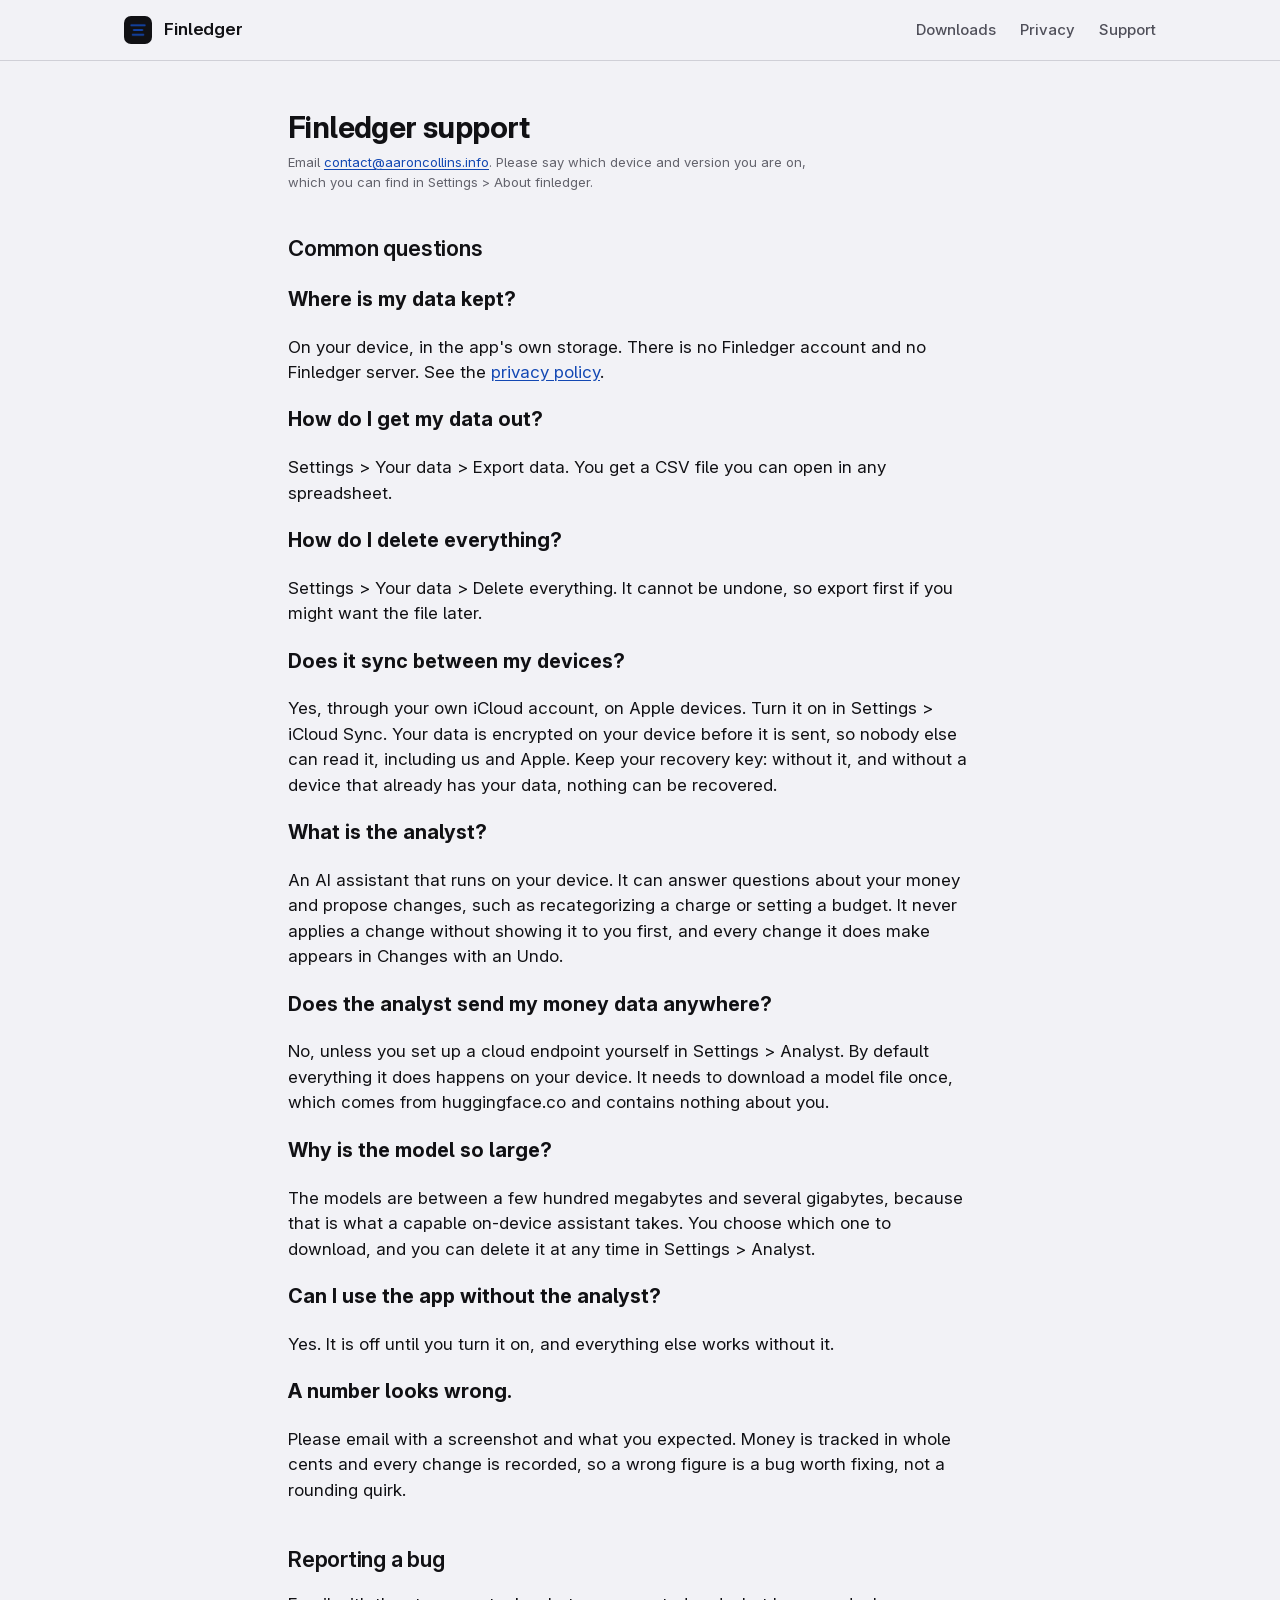
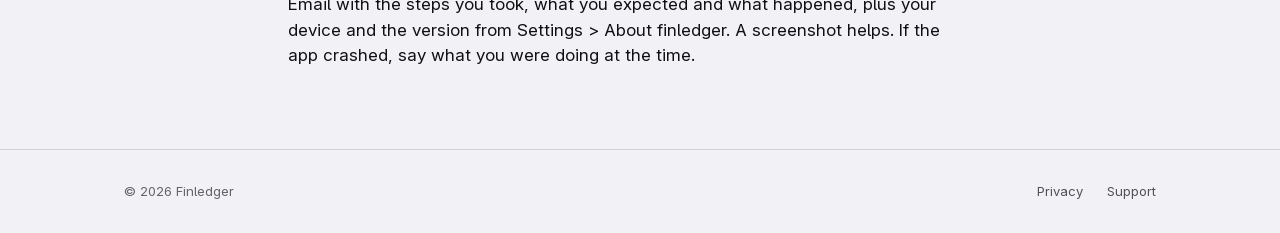
<file: support.html>
<!doctype html>
<html lang="en">
<head>
<meta charset="utf-8">
<meta name="viewport" content="width=device-width, initial-scale=1">
<title>Support | Finledger</title>
<meta name="description" content="Finledger support: common questions, how to reach us, and how to report a bug.">
<link rel="icon" type="image/png" sizes="32x32" href="icons/favicon-32.png">
<link rel="icon" type="image/png" sizes="16x16" href="icons/favicon-16.png">
<link rel="apple-touch-icon" sizes="180x180" href="icons/apple-touch-icon.png">
<link rel="stylesheet" href="css/style.css">
</head>
<body>
<a class="skip-link" href="#main">Skip to content</a>
<header class="site-header">
  <div class="site-header-inner">
    <a class="brand" href="index.html">
      <img src="icons/icon-512.png" width="28" height="28" alt="" loading="eager">
      <span class="brand-name">Finledger</span>
    </a>
    <nav class="site-nav" aria-label="Site">
      <a href="downloads.html">Downloads</a>
      <a href="privacy.html">Privacy</a>
      <a href="support.html">Support</a>
    </nav>
  </div>
</header>

<main id="main">
  <article class="doc">
    <h1>Finledger support</h1>
    <p class="updated">Email <a href="mailto:contact@aaroncollins.info">contact@aaroncollins.info</a>. Please say which device and version you are on, which you can find in Settings &gt; About finledger.</p>

    <h2>Common questions</h2>

    <h3>Where is my data kept?</h3>
    <p>On your device, in the app's own storage. There is no Finledger account and no Finledger server. See the <a href="privacy.html">privacy policy</a>.</p>

    <h3>How do I get my data out?</h3>
    <p>Settings &gt; Your data &gt; Export data. You get a CSV file you can open in any spreadsheet.</p>

    <h3>How do I delete everything?</h3>
    <p>Settings &gt; Your data &gt; Delete everything. It cannot be undone, so export first if you might want the file later.</p>

    <h3>Does it sync between my devices?</h3>
    <p>Yes, through your own iCloud account, on Apple devices. Turn it on in Settings &gt; iCloud Sync. Your data is encrypted on your device before it is sent, so nobody else can read it, including us and Apple. Keep your recovery key: without it, and without a device that already has your data, nothing can be recovered.</p>

    <h3>What is the analyst?</h3>
    <p>An AI assistant that runs on your device. It can answer questions about your money and propose changes, such as recategorizing a charge or setting a budget. It never applies a change without showing it to you first, and every change it does make appears in Changes with an Undo.</p>

    <h3>Does the analyst send my money data anywhere?</h3>
    <p>No, unless you set up a cloud endpoint yourself in Settings &gt; Analyst. By default everything it does happens on your device. It needs to download a model file once, which comes from huggingface.co and contains nothing about you.</p>

    <h3>Why is the model so large?</h3>
    <p>The models are between a few hundred megabytes and several gigabytes, because that is what a capable on-device assistant takes. You choose which one to download, and you can delete it at any time in Settings &gt; Analyst.</p>

    <h3>Can I use the app without the analyst?</h3>
    <p>Yes. It is off until you turn it on, and everything else works without it.</p>

    <h3>A number looks wrong.</h3>
    <p>Please email with a screenshot and what you expected. Money is tracked in whole cents and every change is recorded, so a wrong figure is a bug worth fixing, not a rounding quirk.</p>

    <h2>Reporting a bug</h2>
    <p>Email with the steps you took, what you expected and what happened, plus your device and the version from Settings &gt; About finledger. A screenshot helps. If the app crashed, say what you were doing at the time.</p>
  </article>
</main>

<footer class="site-footer">
  <div class="site-footer-inner">
    <span>&copy; 2026 Finledger</span>
    <nav class="footer-links" aria-label="Legal">
      <a href="privacy.html">Privacy</a>
      <a href="support.html">Support</a>
    </nav>
  </div>
</footer>
</body>
</html>
</file>
<file: css/style.css>
/* Finledger marketing site
   Tokens mirror design/tokens.json and design/DESIGN.md so this site and the
   app read as one product. Light values are the source; dark values override
   under prefers-color-scheme, matching the app's own two themes. */

@font-face {
  font-family: "Inter";
  src: url("../fonts/InterVariable.ttf") format("truetype");
  font-weight: 100 900;
  font-style: normal;
  font-display: swap;
}

:root {
  /* color.light */
  --bg: #F2F2F6;
  --surface: #FFFFFF;
  --sunk: #EAEAF0;
  --ink: #111114;
  --ink2: #50505A;
  --ink3: #63636C;
  --accent: #1348B3;
  --on-accent: #FFFFFF;
  --positive: #035D2F;
  --negative: #9A211A;
  --hairline: #D0D0D7;
  --outline: #85858E;

  /* spacing */
  --s8: 8px;
  --s12: 12px;
  --s16: 16px;
  --s20: 20px;
  --s24: 24px;
  --s32: 32px;
  --s40: 40px;
  --s48: 48px;
  --s64: 64px;

  /* radius */
  --r-button: 12px;
  --r-input: 12px;
  --r-card: 16px;
  --r-chip: 18px;

  /* layout */
  --content-max: 752px;
  --page-max: 1080px;

  color-scheme: light;
}

@media (prefers-color-scheme: dark) {
  :root {
    --bg: #0B0B0D;
    --surface: #18181B;
    --sunk: #232327;
    --ink: #F4F4F6;
    --ink2: #AEAEB8;
    --ink3: #93939D;
    --accent: #85ADFF;
    --on-accent: #0B0B0D;
    --positive: #52D18E;
    --negative: #FF8D83;
    --hairline: #36363D;
    --outline: #74747E;
    color-scheme: dark;
  }
}

* {
  box-sizing: border-box;
}

html {
  -webkit-text-size-adjust: 100%;
}

body {
  margin: 0;
  background: var(--bg);
  color: var(--ink);
  font-family: "Inter", -apple-system, "Segoe UI", Roboto, sans-serif;
  font-feature-settings: "cv05" 1;
  font-size: 17px;
  line-height: 1.5;
  -webkit-font-smoothing: antialiased;
}

img {
  max-width: 100%;
  height: auto;
  display: block;
}

a {
  color: var(--accent);
}

a:not(.button) {
  text-underline-offset: 2px;
}

:focus-visible {
  outline: 2px solid var(--accent);
  outline-offset: 2px;
  border-radius: 4px;
}

.skip-link {
  position: absolute;
  left: -9999px;
  top: 0;
  background: var(--surface);
  color: var(--ink);
  padding: var(--s12) var(--s16);
  border: 1px solid var(--hairline);
  border-radius: 0 0 var(--r-input) 0;
  z-index: 10;
}

.skip-link:focus {
  left: 0;
}

/* Header */

.site-header {
  border-bottom: 1px solid var(--hairline);
}

.site-header-inner {
  max-width: var(--page-max);
  margin: 0 auto;
  padding: var(--s16) var(--s24);
  display: flex;
  align-items: center;
  gap: var(--s12);
}

.brand {
  display: flex;
  align-items: center;
  gap: var(--s12);
  text-decoration: none;
  color: var(--ink);
}

.brand img {
  width: 28px;
  height: 28px;
  border-radius: 7px;
}

.brand-name {
  font-size: 17px;
  font-weight: 600;
  letter-spacing: -0.006em;
}

.site-nav {
  margin-left: auto;
  display: flex;
  gap: var(--s24);
}

.site-nav a {
  color: var(--ink2);
  text-decoration: none;
  font-size: 15px;
  font-weight: 500;
}

.site-nav a:hover {
  color: var(--ink);
}

/* Hero */

.hero {
  max-width: var(--page-max);
  margin: 0 auto;
  padding: var(--s64) var(--s24) var(--s48);
  display: flex;
  align-items: center;
  gap: var(--s64);
}

.hero-copy {
  flex: 1 1 380px;
  min-width: 0;
}

.hero-media {
  flex: 0 0 auto;
  width: min(280px, 100%);
  margin: 0 auto;
}

.hero h1 {
  font-size: clamp(32px, 6vw, 48px);
  line-height: 1.08;
  font-weight: 600;
  letter-spacing: -0.02em;
  margin: 0 0 var(--s16);
}

.hero p.lede {
  font-size: 19px;
  line-height: 1.5;
  color: var(--ink2);
  margin: 0 0 var(--s24);
  max-width: 46ch;
}

.badge {
  display: inline-block;
  font-size: 13px;
  font-weight: 600;
  color: var(--ink2);
  background: var(--sunk);
  border-radius: var(--r-chip);
  padding: var(--s8) var(--s16);
}

.frame {
  border: 1px solid var(--hairline);
  border-radius: var(--r-card);
  overflow: hidden;
  background: var(--surface);
}

/* Sections */

section {
  max-width: var(--page-max);
  margin: 0 auto;
  padding: var(--s48) var(--s24);
}

.section-head {
  max-width: var(--content-max);
  margin: 0 auto var(--s40);
  text-align: left;
}

.section-head h2 {
  font-size: 30px;
  line-height: 1.2;
  font-weight: 700;
  letter-spacing: -0.02em;
  margin: 0 0 var(--s12);
}

.section-head p {
  color: var(--ink2);
  font-size: 17px;
  margin: 0;
  max-width: 60ch;
}

/* Feature rows */

.feature {
  display: flex;
  align-items: center;
  gap: var(--s64);
  padding: var(--s40) 0;
}

.feature:not(:last-child) {
  border-bottom: 1px solid var(--hairline);
}

.feature-media {
  flex: 0 0 auto;
  width: min(240px, 40vw);
  margin: 0 auto;
}

.feature-copy {
  flex: 1 1 380px;
  min-width: 0;
}

.feature.reverse {
  flex-direction: row-reverse;
}

.feature h3 {
  font-size: 22px;
  line-height: 1.3;
  font-weight: 600;
  letter-spacing: -0.01em;
  margin: 0 0 var(--s12);
}

.feature p {
  color: var(--ink2);
  margin: 0;
  max-width: 52ch;
}

/* Analyst note, no screenshot */

.analyst-note {
  max-width: var(--content-max);
  margin: var(--s40) auto 0;
  padding-top: var(--s40);
  border-top: 1px solid var(--hairline);
}

.analyst-note h3 {
  font-size: 22px;
  font-weight: 600;
  letter-spacing: -0.01em;
  margin: 0 0 var(--s12);
}

.analyst-note p {
  color: var(--ink2);
  margin: 0 0 var(--s12);
  max-width: 68ch;
}

.analyst-note p:last-child {
  margin-bottom: 0;
}

/* Band: full-bleed surface, like a list band in the app */

.band {
  background: var(--surface);
  border-top: 1px solid var(--hairline);
  border-bottom: 1px solid var(--hairline);
}

.band-inner {
  max-width: var(--content-max);
  margin: 0 auto;
  padding: var(--s64) var(--s24);
}

.band h2 {
  font-size: 30px;
  font-weight: 700;
  letter-spacing: -0.02em;
  margin: 0 0 var(--s20);
}

.band ul {
  margin: var(--s24) 0 0;
  padding: 0;
  list-style: none;
  display: grid;
  gap: var(--s16);
}

.band li {
  padding-left: var(--s24);
  position: relative;
  color: var(--ink2);
}

.band li::before {
  content: "";
  position: absolute;
  left: 0;
  top: 0.6em;
  width: 6px;
  height: 6px;
  border-radius: 50%;
  background: var(--accent);
}

.band li strong {
  color: var(--ink);
  font-weight: 600;
}

.band p {
  color: var(--ink2);
  max-width: 68ch;
}

.band a {
  font-weight: 500;
}

/* Platforms */

.platform-list {
  margin: var(--s24) 0 0;
  padding: 0;
  list-style: none;
  display: flex;
  flex-wrap: wrap;
  gap: 0;
  border-top: 1px solid var(--hairline);
}

.platform-list li {
  flex: 1 1 140px;
  padding: var(--s20) var(--s16);
  border-bottom: 1px solid var(--hairline);
  border-right: 1px solid var(--hairline);
  font-weight: 600;
  font-size: 15px;
}

.platform-list li:last-child {
  border-right: none;
}

/* Footer */

.site-footer {
  border-top: 1px solid var(--hairline);
}

.site-footer-inner {
  max-width: var(--page-max);
  margin: 0 auto;
  padding: var(--s32) var(--s24);
  display: flex;
  flex-wrap: wrap;
  align-items: center;
  gap: var(--s16) var(--s24);
  color: var(--ink3);
  font-size: 13px;
}

.footer-links {
  margin-left: auto;
  display: flex;
  gap: var(--s24);
}

.footer-links a {
  color: var(--ink2);
  font-size: 13px;
  text-decoration: none;
}

.footer-links a:hover {
  color: var(--ink);
}

/* Content pages: privacy, support, 404 */

.doc {
  max-width: var(--content-max);
  margin: 0 auto;
  padding: var(--s48) var(--s24) var(--s64);
}

.doc h1 {
  font-size: 30px;
  line-height: 1.2;
  font-weight: 700;
  letter-spacing: -0.02em;
  margin: 0 0 var(--s8);
}

.doc .updated {
  color: var(--ink3);
  font-size: 13px;
  margin: 0 0 var(--s40);
}

.doc h2 {
  font-size: 22px;
  font-weight: 600;
  letter-spacing: -0.01em;
  margin: var(--s40) 0 var(--s16);
}

.doc p {
  margin: 0 0 var(--s16);
  max-width: 68ch;
}

.doc ul, .doc ol {
  margin: 0 0 var(--s16);
  padding-left: var(--s24);
  max-width: 68ch;
}

.doc li {
  margin-bottom: var(--s8);
}

.doc strong {
  font-weight: 600;
}

.not-found {
  max-width: var(--content-max);
  margin: 0 auto;
  padding: var(--s64) var(--s24);
  text-align: left;
}

.not-found h1 {
  font-size: 30px;
  font-weight: 700;
  margin: 0 0 var(--s16);
}

.not-found p {
  color: var(--ink2);
  margin: 0 0 var(--s24);
}

.button {
  display: inline-block;
  background: var(--accent);
  color: var(--on-accent);
  text-decoration: none;
  font-weight: 600;
  font-size: 15px;
  padding: var(--s12) var(--s20);
  border-radius: var(--r-button);
}

/* Downloads */

.hero-actions {
  display: flex;
  align-items: center;
  flex-wrap: wrap;
  gap: var(--s16);
  margin: 0;
}

.download-list {
  max-width: var(--content-max);
  margin: 0 auto;
  border-top: 1px solid var(--hairline);
}

.download-row {
  display: flex;
  align-items: center;
  justify-content: space-between;
  gap: var(--s32);
  padding: var(--s24) 0;
  border-bottom: 1px solid var(--hairline);
}

.download-row-main {
  flex: 1 1 auto;
  min-width: 0;
  max-width: 100%;
}

.download-row h3 {
  font-size: 19px;
  font-weight: 600;
  letter-spacing: -0.01em;
  margin: 0 0 var(--s8);
}

.download-meta {
  color: var(--ink3);
  font-size: 14px;
  margin: 0 0 var(--s8);
}

.download-meta:last-child {
  margin-bottom: 0;
}

.download-note {
  color: var(--ink2);
  font-size: 15px;
  margin: var(--s12) 0 0;
  max-width: 60ch;
}

.download-action {
  flex: 0 0 auto;
  display: flex;
  flex-direction: column;
  align-items: flex-end;
  text-align: right;
}

.download-filename {
  font-family: ui-monospace, SFMono-Regular, Menlo, Consolas, monospace;
  font-size: 12px;
  margin: var(--s8) 0 0;
  word-break: break-all;
}

.download-status {
  display: inline-block;
  font-size: 13px;
  font-weight: 600;
  color: var(--ink2);
  background: var(--sunk);
  border: 1px solid var(--hairline);
  border-radius: var(--r-chip);
  padding: var(--s8) var(--s16);
  white-space: nowrap;
}

/* A platform that needs an extra step.
   Deliberately quieter than .button: nobody should mistake it for a
   download that just works. */

.download-status.status-advanced {
  color: var(--negative);
  background: transparent;
  border-color: var(--negative);
}

.link-quiet {
  display: inline-block;
  color: var(--ink2);
  font-size: 14px;
  font-weight: 500;
  text-decoration: underline;
  text-underline-offset: 3px;
  margin-top: var(--s12);
}

.link-quiet:hover,
.link-quiet:focus-visible {
  color: var(--ink);
}

.download-note-caution {
  color: var(--ink);
  border-left: 3px solid var(--negative);
  padding-left: var(--s12);
}

/* Install steps (Windows msixrun). Code scrolls inside its own box so a long
   command never widens the page. */

.install-steps {
  margin: var(--s16) 0 0;
  max-width: 60ch;
}

.install-steps h4 {
  font-size: 16px;
  margin: 0 0 var(--s8);
}

.install-steps-list {
  color: var(--ink2);
  font-size: 15px;
  margin: 0 0 var(--s12);
  padding-left: var(--s24);
}

.install-steps-list li {
  margin: 0 0 var(--s12);
}

.code-block {
  background: var(--sunk);
  border: 1px solid var(--hairline);
  border-radius: var(--r-input);
  color: var(--ink);
  font-family: ui-monospace, SFMono-Regular, Menlo, Consolas, monospace;
  font-size: 13px;
  margin: var(--s8) 0 0;
  max-width: 100%;
  overflow-x: auto;
  padding: var(--s12) var(--s16);
  user-select: all;
}

.code-block code {
  white-space: pre;
}

/* A collapsed "Other ways to install" note under a platform's main download. */

.install-other {
  margin: var(--s16) 0 0;
  max-width: 60ch;
}

.install-other summary {
  color: var(--ink2);
  cursor: pointer;
  font-size: 14px;
  font-weight: 500;
  text-decoration: underline;
  text-underline-offset: 3px;
}

.install-other summary:hover,
.install-other summary:focus-visible {
  color: var(--ink);
}

.install-other[open] summary {
  margin-bottom: var(--s8);
}

/* Previous versions: one row per per-build release. */

.build-list {
  max-width: var(--content-max);
  margin: 0 auto;
  border-top: 1px solid var(--hairline);
}

.build-row {
  padding: var(--s16) 0;
  border-bottom: 1px solid var(--hairline);
}

.build-row-head {
  display: flex;
  align-items: baseline;
  justify-content: space-between;
  flex-wrap: wrap;
  gap: var(--s8) var(--s16);
}

.build-row h3 {
  font-size: 17px;
  font-weight: 600;
  margin: 0;
}

.build-row .download-meta {
  margin: 0;
}

.build-files {
  list-style: none;
  margin: var(--s8) 0 0;
  padding: 0;
}

.build-files li {
  margin: 0;
  overflow-wrap: anywhere;
}

.build-files .link-quiet {
  margin-top: var(--s8);
}

#build-status {
  margin: var(--s16) 0;
}

/* Responsive */

@media (max-width: 720px) {
  .download-row {
    flex-direction: column;
    align-items: flex-start;
    gap: var(--s16);
  }

  .download-action {
    align-items: flex-start;
    text-align: left;
  }

  .hero {
    flex-direction: column;
    text-align: left;
    padding-top: var(--s40);
  }

  .hero-copy,
  .feature-copy {
    flex: 1 1 auto;
  }

  .hero-media {
    width: min(220px, 60vw);
    order: -1;
  }

  .feature,
  .feature.reverse {
    flex-direction: column;
  }

  .feature-media {
    width: min(200px, 55vw);
  }

  .site-nav {
    gap: var(--s16);
  }
}

/* Small phones: three nav items no longer fit beside the brand, so the nav
   drops onto its own line instead of colliding with it. */
@media (max-width: 480px) {
  .site-header-inner {
    flex-wrap: wrap;
    row-gap: var(--s12);
  }

  .site-nav {
    margin-left: 0;
    width: 100%;
    gap: var(--s20);
  }
}

@media (min-width: 1400px) {
  .page-max-wide {
    max-width: 1200px;
  }
}

@media (prefers-reduced-motion: reduce) {
  * {
    scroll-behavior: auto !important;
  }
}
</file>
